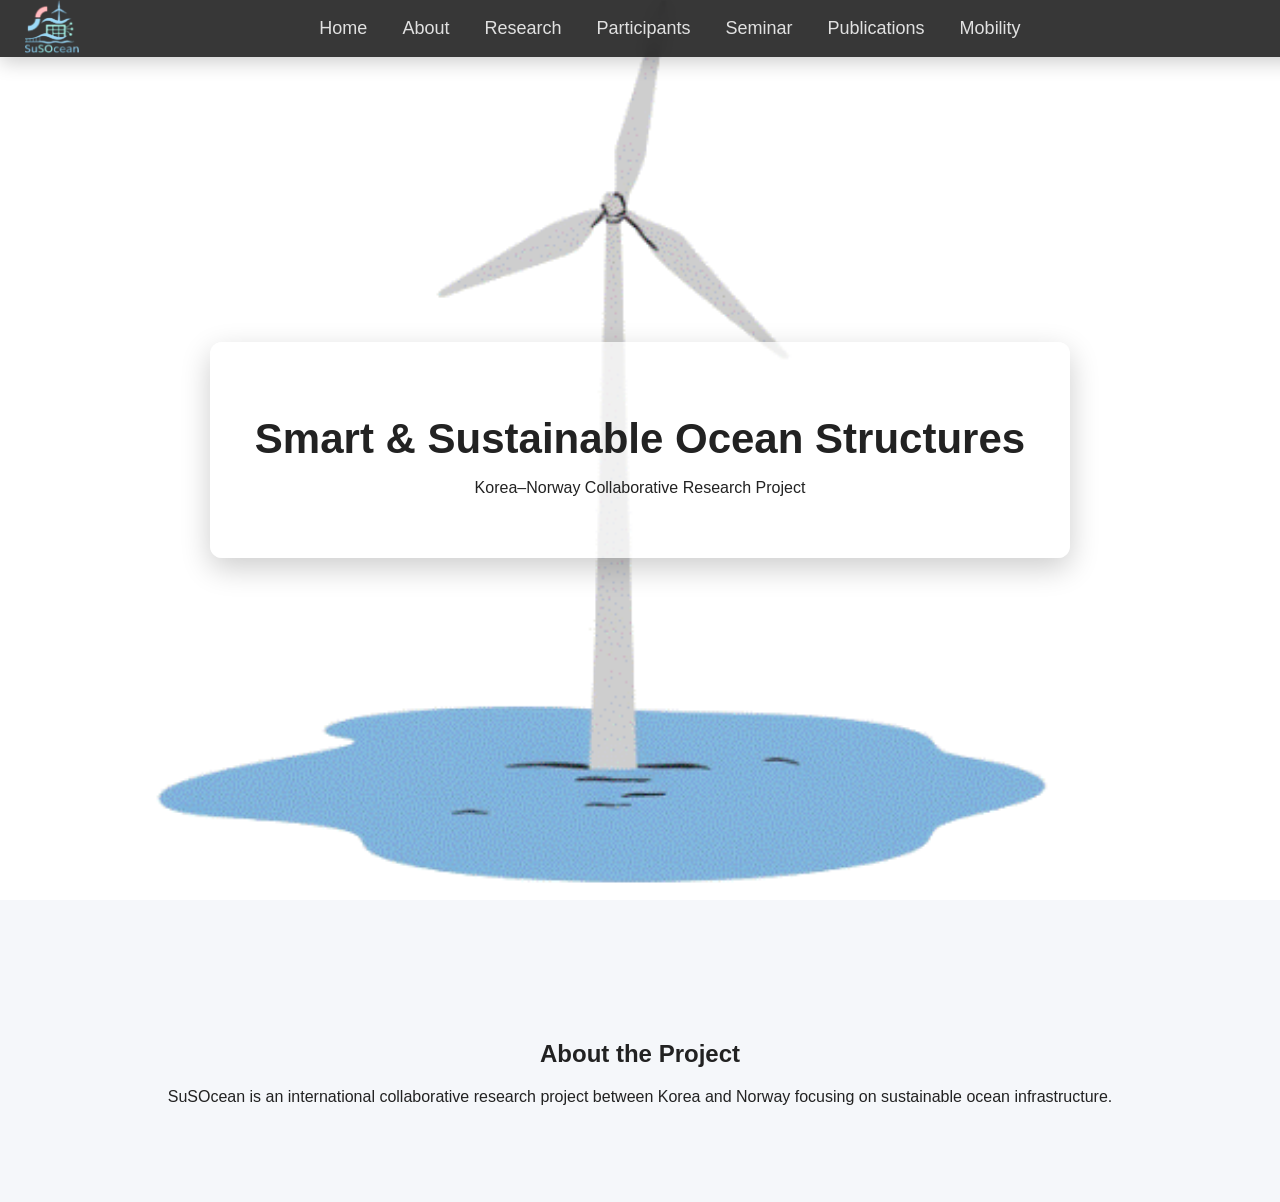
<file: index.html>
<!DOCTYPE html>
<html>
<head>
<meta charset="UTF-8">
<title>SuSOcean</title>
<link rel="stylesheet" href="style.css">
</head>

<body>

<nav>
<div class="logo">
<a href="./index.html">
<img src="./logo.png" alt="logo">
</a>
</div>

<div class="menu">
<a href="./index.html">Home</a>
<a href="./about.html">About</a>
<a href="./research.html">Research</a>
<a href="./participants.html">Participants</a>
<a href="./seminar.html">Seminar</a>
<a href="./publications.html">Publications</a>
<a href="./Mobility.html">Mobility</a>
</div>
</nav>

<header class="hero">
<div class="overlay">
<h1>Smart & Sustainable Ocean Structures</h1>
<p>Korea–Norway Collaborative Research Project</p>
</div>
</header>

<section class="reveal">
<h2>About the Project</h2>

<p>
SuSOcean is an international collaborative research project 
between Korea and Norway focusing on sustainable ocean infrastructure.
</p>

</section>

<script>
window.addEventListener('scroll', function() {
    document.querySelectorAll('.reveal').forEach(el=>{
        if(el.getBoundingClientRect().top < window.innerHeight - 100){
            el.classList.add('active');
        }
    });
});
</script>

</body>
</html>
</file>
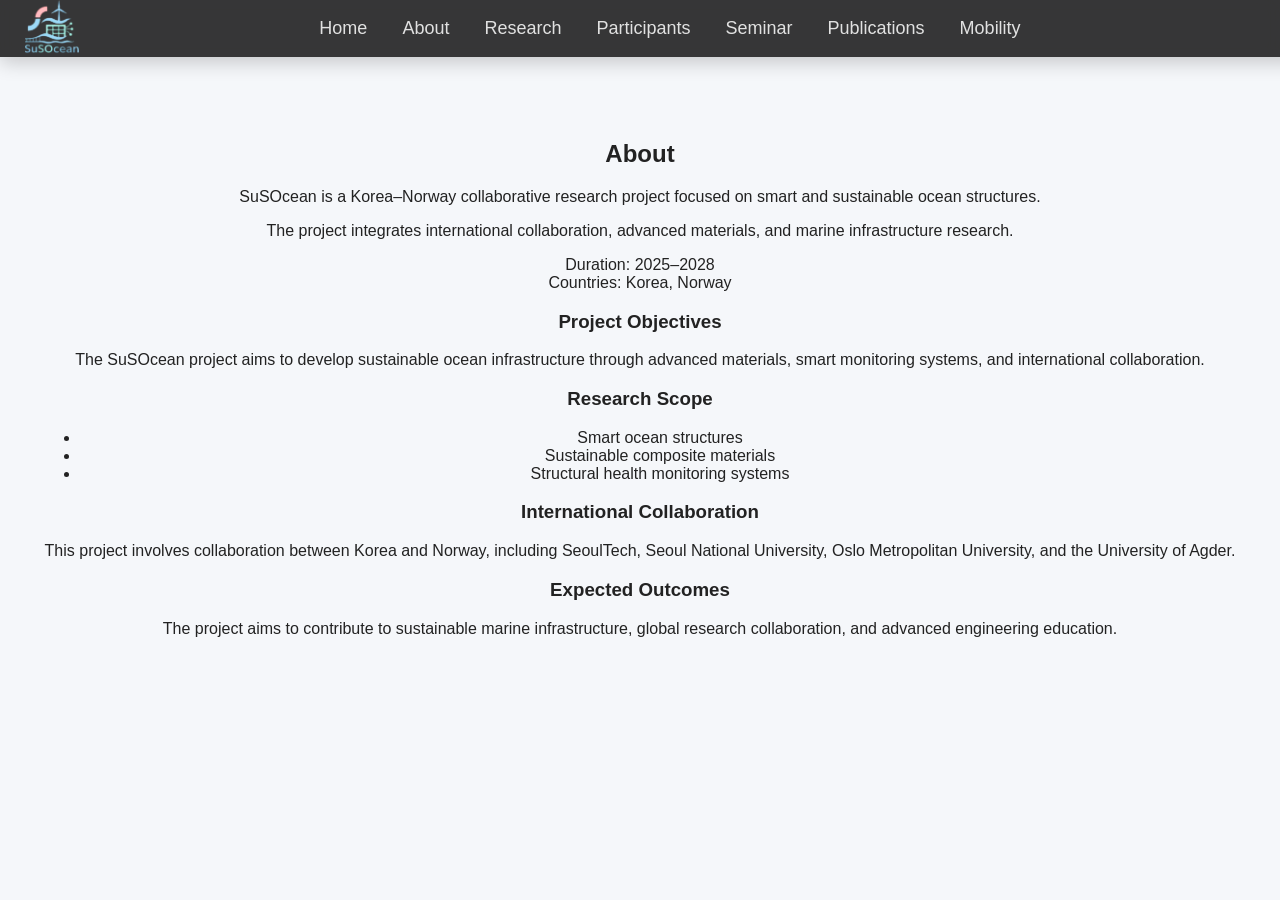
<file: about.html>
<!DOCTYPE html>
<html>
<head>
<meta charset="UTF-8">
<title>About</title>
<link rel="stylesheet" href="style.css">
</head>

<body>

<nav>
<div class="logo">
<a href="./index.html">
<img src="./logo.png" alt="logo">
</a>
</div>

<div class="menu">
<a href="./index.html">Home</a>
<a href="./about.html">About</a>
<a href="./research.html">Research</a>
<a href="./participants.html">Participants</a>
<a href="./seminar.html">Seminar</a>
<a href="./publications.html">Publications</a>
<a href="./Mobility.html">Mobility</a>
</div>
</nav>

<section class="reveal">
<h2>About</h2>

<p>
SuSOcean is a Korea–Norway collaborative research project 
focused on smart and sustainable ocean structures.
</p>

<p>
The project integrates international collaboration, advanced materials,
and marine infrastructure research.
</p>

<p>
Duration: 2025–2028<br>
Countries: Korea, Norway
</p>

<h3>Project Objectives</h3>

<p>
The SuSOcean project aims to develop sustainable ocean infrastructure 
through advanced materials, smart monitoring systems, and international collaboration.
</p>

<h3>Research Scope</h3>

<ul>
<li>Smart ocean structures</li>
<li>Sustainable composite materials</li>
<li>Structural health monitoring systems</li>
</ul>
<h3>International Collaboration</h3>
<p>
This project involves collaboration between Korea and Norway, including 
SeoulTech, Seoul National University, Oslo Metropolitan University, 
and the University of Agder.
</p>

<h3>Expected Outcomes</h3>
<p>
The project aims to contribute to sustainable marine infrastructure, 
global research collaboration, and advanced engineering education.
</p>
    
</section>

<script>
function revealCheck() {
    document.querySelectorAll('.reveal').forEach(el => {
        if (el.getBoundingClientRect().top < window.innerHeight) {
            el.classList.add('active');
        }
    });
}
window.addEventListener('scroll', revealCheck);
revealCheck();
</script>

</body>
</html>
</file>
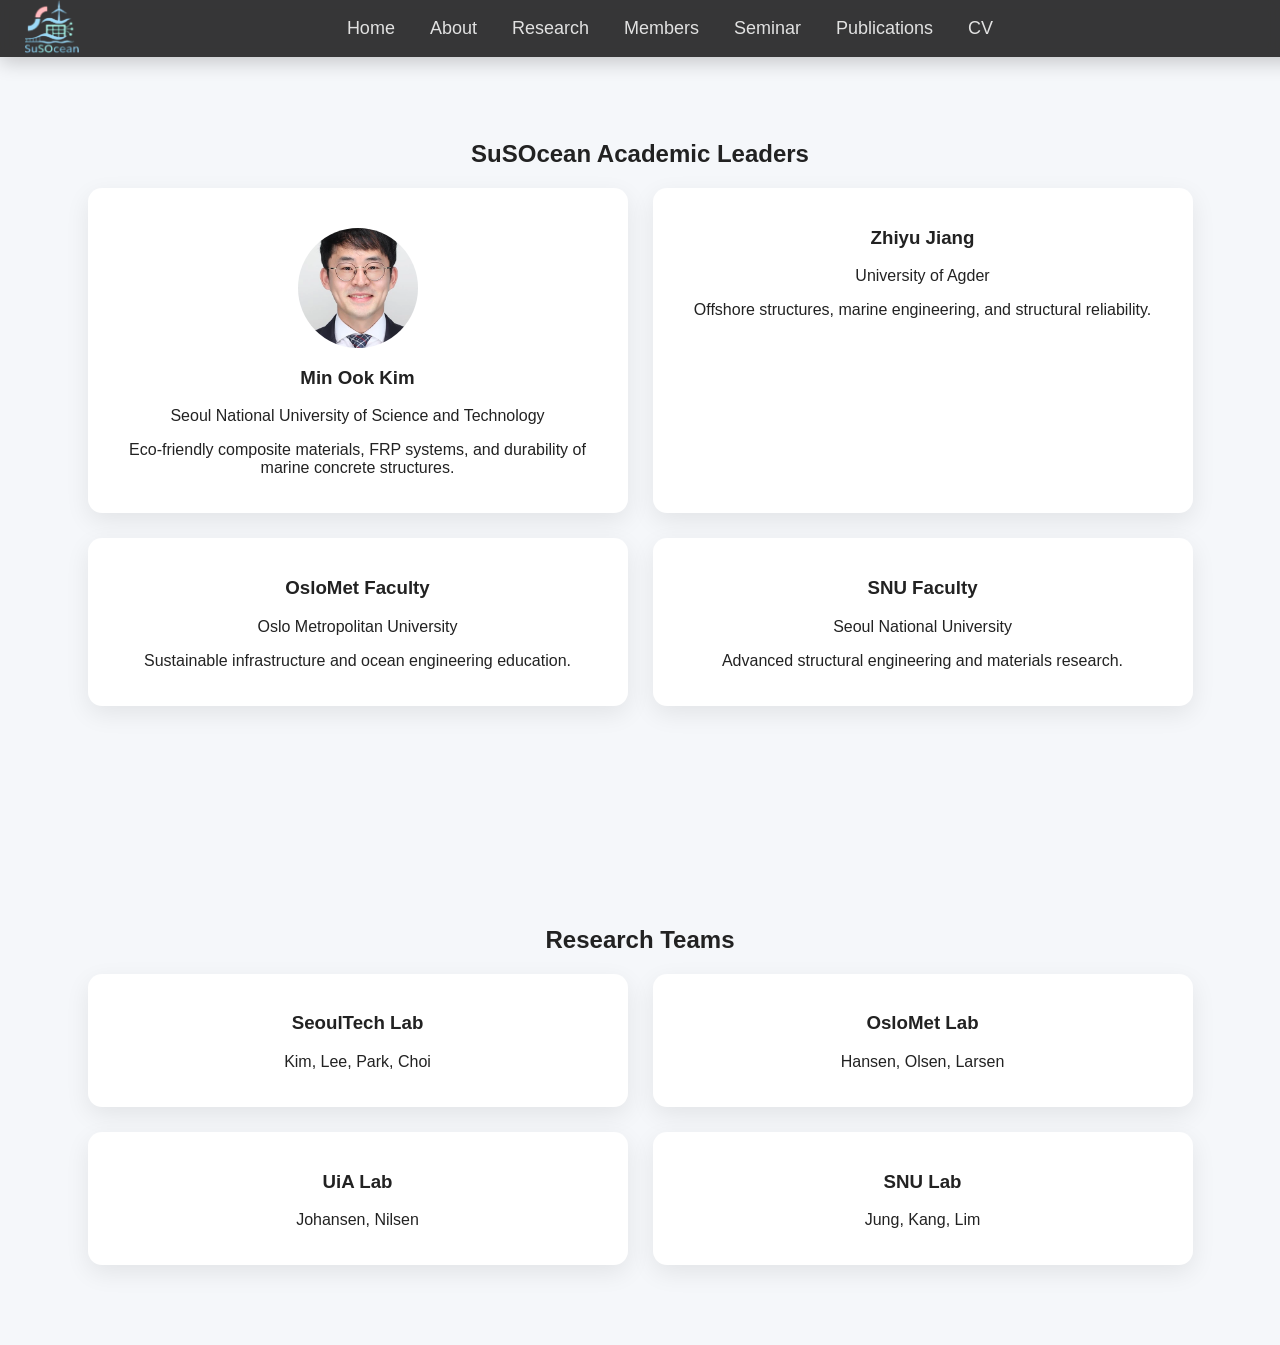
<file: members.html>
<!DOCTYPE html>
<html>
<head>
<meta charset="UTF-8">
<title>Participate</title>
<link rel="stylesheet" href="style.css">
</head>

<body>

<nav>
<div class="logo">
<a href="./index.html">
<img src="./logo.png">
</a>
</div>

<div class="menu">
<a href="./index.html">Home</a>
<a href="./about.html">About</a>
<a href="./research.html">Research</a>
<a href="./members.html">Members</a>
<a href="./seminar.html">Seminar</a>
<a href="./publications.html">Publications</a>
<a href="./cv.html" class="cv-btn">CV</a>
</div>
</nav>

<!-- 교수 -->
<section class="reveal">
<h2>SuSOcean Academic Leaders</h2>

<div class="cards">

<div class="card">
<img src="./professor.jpg">
<h3>Min Ook Kim</h3>
<p>Seoul National University of Science and Technology</p>
<p>
Eco-friendly composite materials, FRP systems, and 
durability of marine concrete structures.
</p>
</div>

<div class="card">
<h3>Zhiyu Jiang</h3>
<p>University of Agder</p>
<p>
Offshore structures, marine engineering, and 
structural reliability.
</p>
</div>

<div class="card">
<h3>OsloMet Faculty</h3>
<p>Oslo Metropolitan University</p>
<p>
Sustainable infrastructure and ocean engineering education.
</p>
</div>

<div class="card">
<h3>SNU Faculty</h3>
<p>Seoul National University</p>
<p>
Advanced structural engineering and materials research.
</p>
</div>

</div>
</section>

<!-- 연구진 -->
<section class="reveal">
<h2>Research Teams</h2>

<div class="cards">

<div class="card">
<h3>SeoulTech Lab</h3>
<p>Kim, Lee, Park, Choi</p>
</div>

<div class="card">
<h3>OsloMet Lab</h3>
<p>Hansen, Olsen, Larsen</p>
</div>

<div class="card">
<h3>UiA Lab</h3>
<p>Johansen, Nilsen</p>
</div>

<div class="card">
<h3>SNU Lab</h3>
<p>Jung, Kang, Lim</p>
</div>

</div>
</section>

<script>
function revealCheck() {
    document.querySelectorAll('.reveal').forEach(el => {
        if (el.getBoundingClientRect().top < window.innerHeight) {
            el.classList.add('active');
        }
    });
}
window.addEventListener('scroll', revealCheck);
revealCheck();
</script>

</body>
</html>
</file>
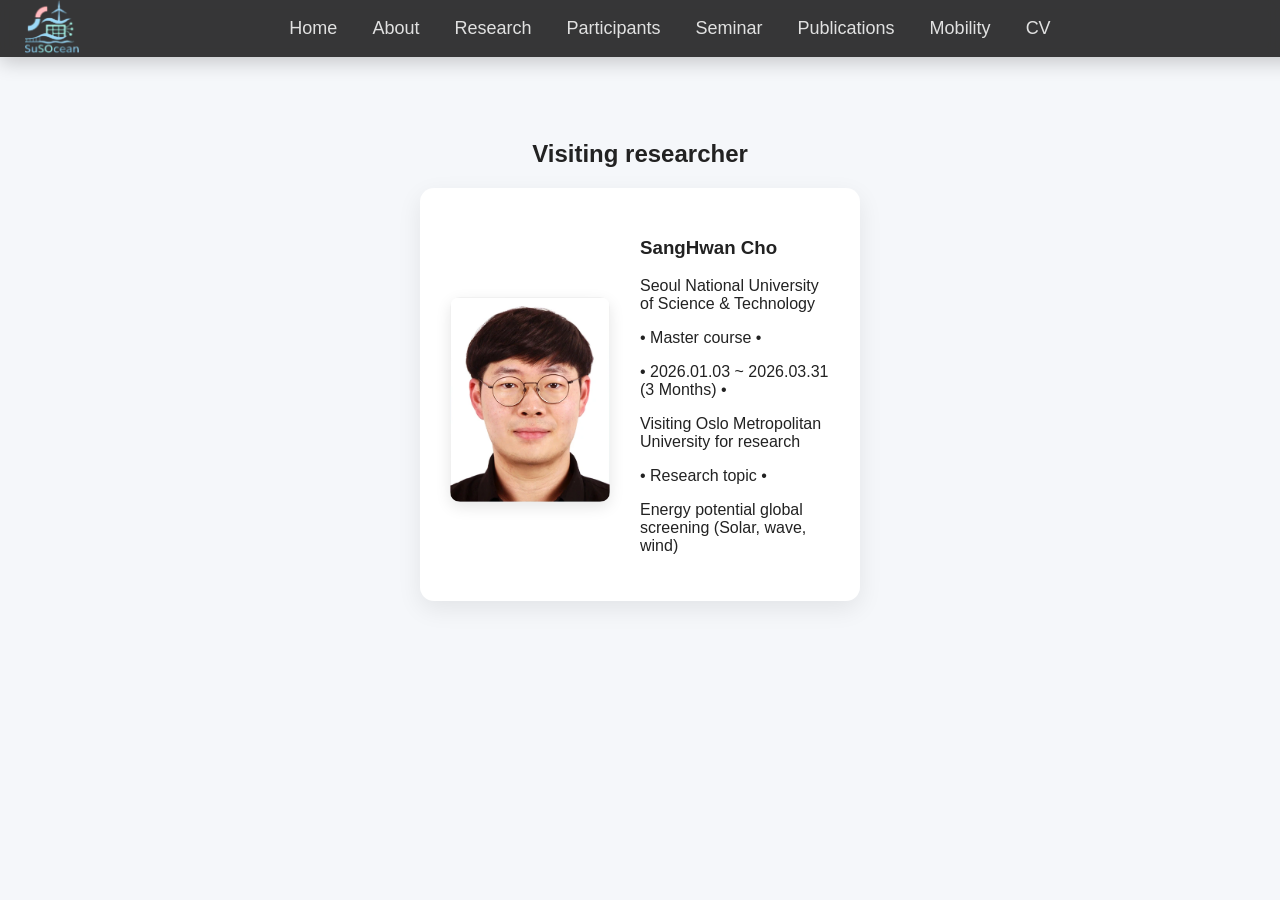
<file: Mobility.html>
<!DOCTYPE html>
<html>
<head>
<meta charset="UTF-8">
<title>Participants</title>
<link rel="stylesheet" href="style.css">
</head>

<body>

<nav>
<div class="logo">
<a href="./index.html">
<img src="./logo.png">
</a>
</div>

<div class="menu">
<a href="./index.html">Home</a>
<a href="./about.html">About</a>
<a href="./research.html">Research</a>
<a href="./participants.html">Participants</a>
<a href="./seminar.html">Seminar</a>
<a href="./publications.html">Publications</a>
<a href="./Mobility.html">Mobility</a>
<a href="./cv.html" class="cv-btn">CV</a>
</div>
</nav>

<!-- 파견학생 -->
<section class="reveal">
  <h2>Visiting researcher</h2>

  <div class="cards">
    
    <div class="card wide-card profile-card">

      <div class="profile-left">
        <img src="./cho_sanghwan.jpg" alt="SangHwan Cho">
      </div>

      <div class="profile-right">
        <h3>SangHwan Cho</h3>
        <p>Seoul National University of Science & Technology</p>
        <p>• Master course •</p>
        <p>• 2026.01.03 ~ 2026.03.31 (3 Months) •</p>
        <p>Visiting Oslo Metropolitan University for research</p>
        <p>• Research topic •</p>
        <p>Energy potential global screening (Solar, wave, wind)</p>
      </div>

    </div>

  </div>
</section>

<script>
function revealCheck() {
    document.querySelectorAll('.reveal').forEach(el => {
        if (el.getBoundingClientRect().top < window.innerHeight) {
            el.classList.add('active');
        }
    });
}
window.addEventListener('scroll', revealCheck);
revealCheck();
</script>

</body>
</html>
</file>
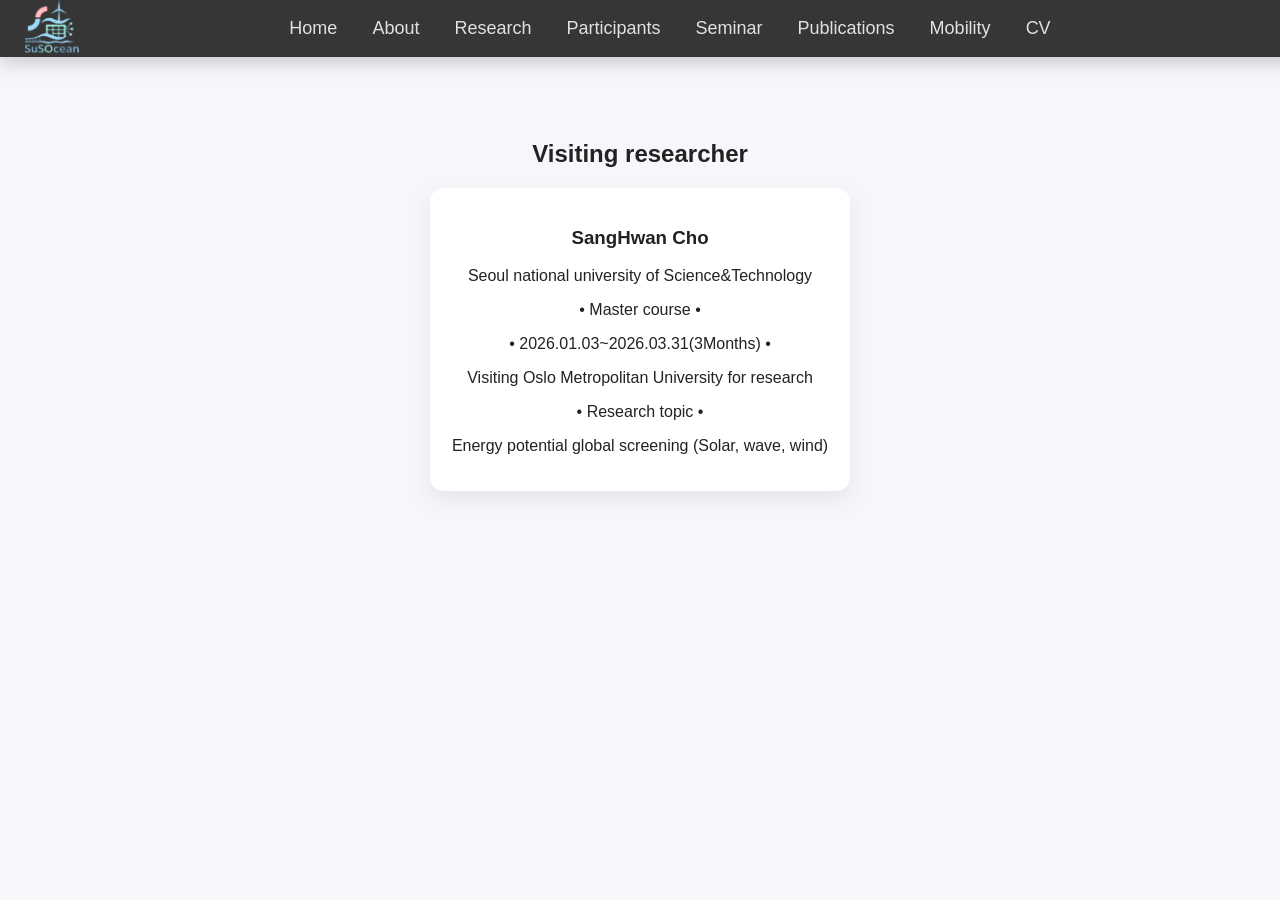
<file: Navbarmobility.html>
<!DOCTYPE html>
<html>
<head>
<meta charset="UTF-8">
<title>Participants</title>
<link rel="stylesheet" href="style.css">
</head>

<body>

<nav>
<div class="logo">
<a href="./index.html">
<img src="./logo.png">
</a>
</div>

<div class="menu">
<a href="./index.html">Home</a>
<a href="./about.html">About</a>
<a href="./research.html">Research</a>
<a href="./participants.html">Participants</a>
<a href="./seminar.html">Seminar</a>
<a href="./publications.html">Publications</a>
<a href="./Mobility.html">Mobility</a>
<a href="./cv.html" class="cv-btn">CV</a>
</div>
</nav>

<!-- 파견학생 -->
<section class="reveal">
  <h2>Visiting researcher</h2>
  <div class="cards">
    <div class="card wide-card">
      <h3>SangHwan Cho</h3>
      <p>Seoul national university of Science&Technology</p>
      <p>• Master course •</p>
      <p>• 2026.01.03~2026.03.31(3Months) •</p>
      <p> Visiting Oslo Metropolitan University for research </p>
      <p>• Research topic •</p>
      <p> Energy potential global screening (Solar, wave, wind) </p>
    </div>
      
  </div>
</section>

<script>
function revealCheck() {
    document.querySelectorAll('.reveal').forEach(el => {
        if (el.getBoundingClientRect().top < window.innerHeight) {
            el.classList.add('active');
        }
    });
}
window.addEventListener('scroll', revealCheck);
revealCheck();
</script>

</body>
</html>
</file>
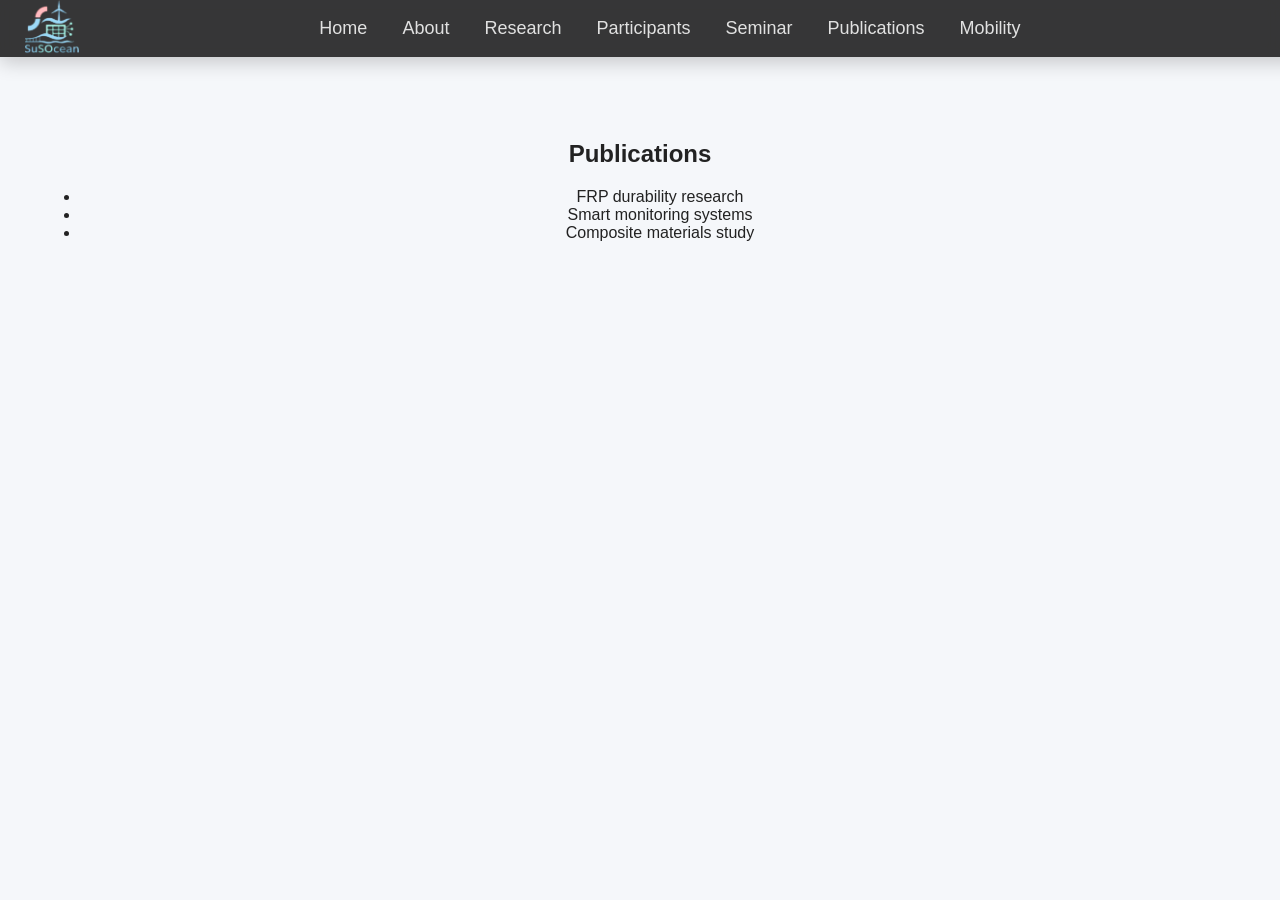
<file: publications.html>
<!DOCTYPE html>
<html>
<head>
<meta charset="UTF-8">
<title>Publications</title>
<link rel="stylesheet" href="style.css">
</head>

<body>

<nav>
<div class="logo">
<a href="./index.html">
<img src="./logo.png">
</a>
</div>

<div class="menu">
<a href="./index.html">Home</a>
<a href="./about.html">About</a>
<a href="./research.html">Research</a>
<a href="./participants.html">Participants</a>
<a href="./seminar.html">Seminar</a>
<a href="./publications.html">Publications</a>
<a href="./Mobility.html">Mobility</a>
</div>
</nav>

<section class="reveal">
<h2>Publications</h2>

<ul>
<li>FRP durability research</li>
<li>Smart monitoring systems</li>
<li>Composite materials study</li>
</ul>

</section>

<script>
function revealCheck() {
    document.querySelectorAll('.reveal').forEach(el => {
        if (el.getBoundingClientRect().top < window.innerHeight) {
            el.classList.add('active');
        }
    });
}
window.addEventListener('scroll', revealCheck);
revealCheck();
</script>

</body>
</html>
</file>
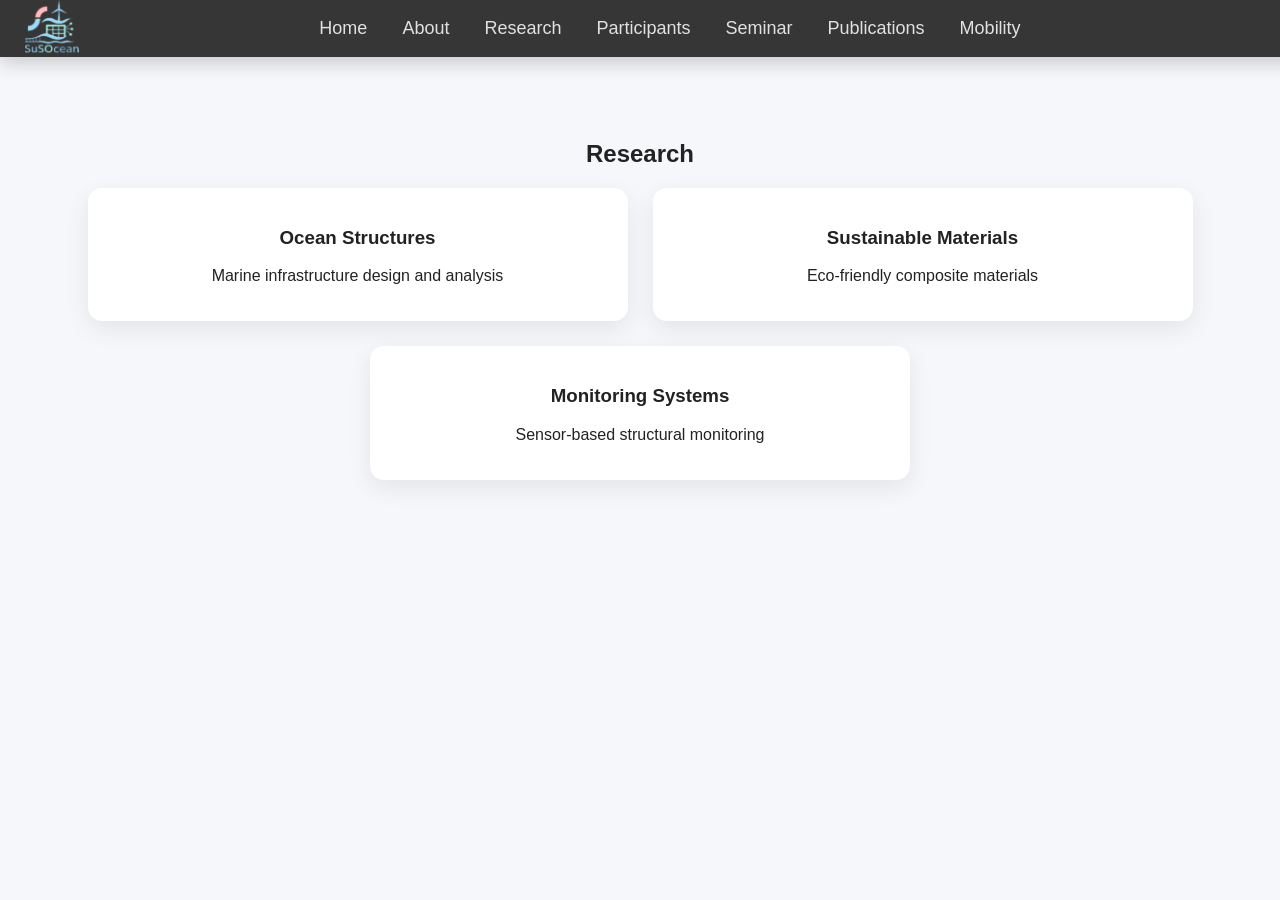
<file: research.html>
<!DOCTYPE html>
<html>
<head>
<meta charset="UTF-8">
<title>Research</title>
<link rel="stylesheet" href="style.css">
</head>

<body>

<nav>
<div class="logo">
<a href="./index.html">
<img src="./logo.png">
</a>
</div>

<div class="menu">
<a href="./index.html">Home</a>
<a href="./about.html">About</a>
<a href="./research.html">Research</a>
<a href="./participants.html">Participants</a>
<a href="./seminar.html">Seminar</a>
<a href="./publications.html">Publications</a>
<a href="./Mobility.html">Mobility</a>
</div>
</nav>

<section class="reveal">
<h2>Research</h2>

<div class="cards">

<div class="card">
<h3>Ocean Structures</h3>
<p>Marine infrastructure design and analysis</p>
</div>

<div class="card">
<h3>Sustainable Materials</h3>
<p>Eco-friendly composite materials</p>
</div>

<div class="card">
<h3>Monitoring Systems</h3>
<p>Sensor-based structural monitoring</p>
</div>

</div>

</section>

<script>
function revealCheck() {
    document.querySelectorAll('.reveal').forEach(el => {
        if (el.getBoundingClientRect().top < window.innerHeight) {
            el.classList.add('active');
        }
    });
}
window.addEventListener('scroll', revealCheck);
revealCheck();
</script>

</body>
</html>
</file>
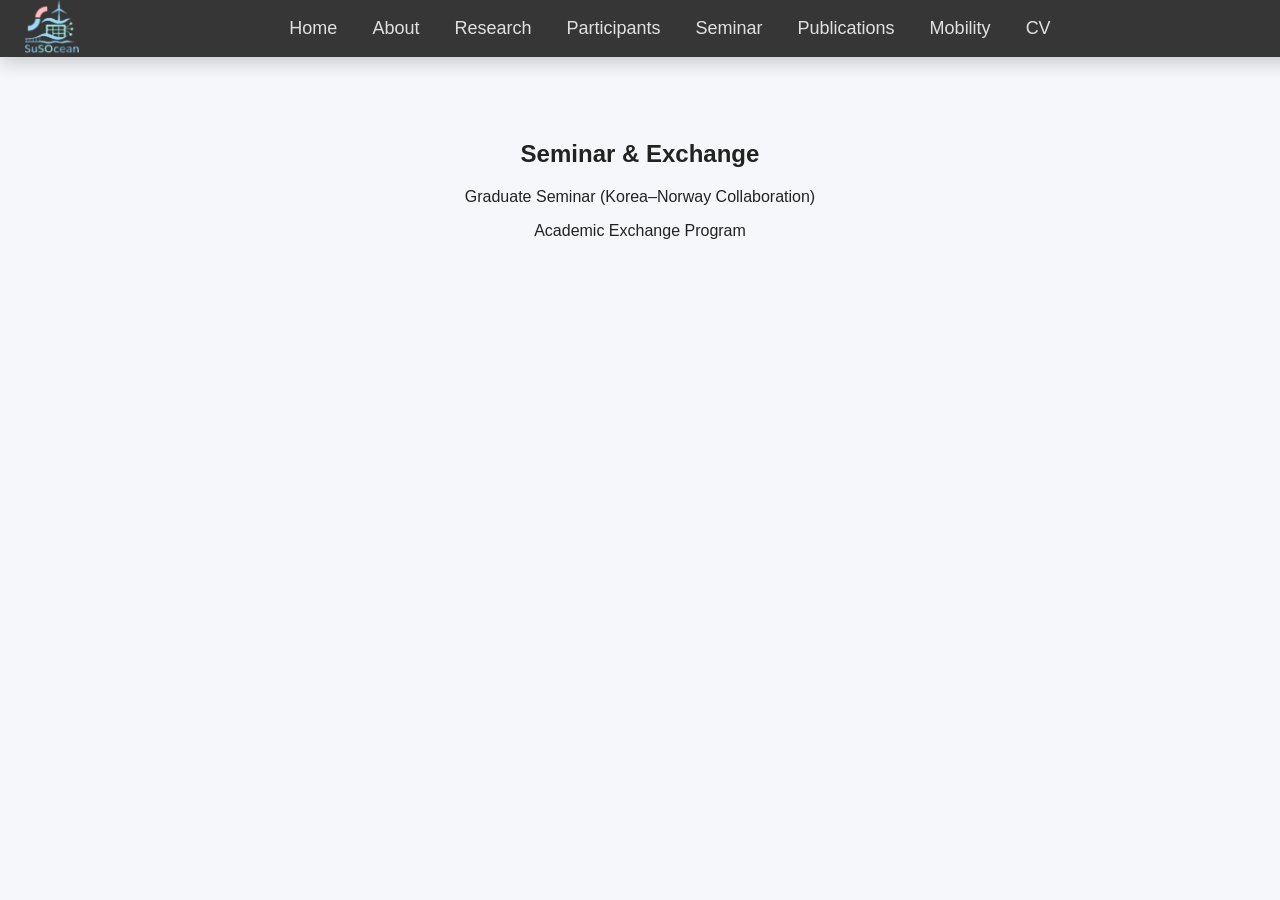
<file: seminar.html>
<!DOCTYPE html>
<html>
<head>
<meta charset="UTF-8">
<title>Seminar</title>
<link rel="stylesheet" href="style.css">
</head>

<body>

<nav>
<div class="logo">
<a href="./index.html">
<img src="./logo.png">
</a>
</div>

<div class="menu">
<a href="./index.html">Home</a>
<a href="./about.html">About</a>
<a href="./research.html">Research</a>
<a href="./participants.html">Participants</a>
<a href="./seminar.html">Seminar</a>
<a href="./publications.html">Publications</a>
<a href="./Mobility.html">Mobility</a>
<a href="./cv.html" class="cv-btn">CV</a>
</div>
</nav>

<section class="reveal">
<h2>Seminar & Exchange</h2>

<p>Graduate Seminar (Korea–Norway Collaboration)</p>
<p>Academic Exchange Program</p>

</section>

<script>
function revealCheck() {
    document.querySelectorAll('.reveal').forEach(el => {
        if (el.getBoundingClientRect().top < window.innerHeight) {
            el.classList.add('active');
        }
    });
}
window.addEventListener('scroll', revealCheck);
revealCheck();
</script>

</body>
</html>
</file>
<file: style.css>
body {
    margin: 0;
    font-family: 'Segoe UI', Arial, sans-serif;
    background: #f5f7fa;
    color: #222;
}
/* NAV */
nav {
    position: fixed;
    top: 0;
    width: 100%;
    display: flex;
    justify-content: center;
    align-items: center;
    padding: 18px 30px;
    background: rgba(20, 20, 20, 0.85);
    backdrop-filter: blur(10px);
    box-shadow: 0 5px 20px rgba(0,0,0,0.2);
    z-index: 1000;
}
.logo {
    position: absolute;
    left: 25px;
}
.logo img {
    height: 55px;
    object-fit: contain;
    transition: 0.3s;
    filter: brightness(1.2);
}
.logo img:hover {
    transform: scale(1.05);
}
/* MENU */
.menu {
    display: flex;
    gap: 35px;
}
.menu a {
    color: white;
    text-decoration: none;
    font-weight: 500;
    position: relative;
    transition: 0.3s;
    font-size: 18px;
    opacity: 0.85;
}
.menu a:hover {
    opacity: 1;
}
/* underline animation */
.menu a::after {
    content:"";
    position:absolute;
    left:0;
    bottom:-8px;
    width:0;
    height:2px;
    background:#00c3ff;
    transition:0.3s;
}
.menu a:hover::after {
    width:100%;
}
/* HERO */
.hero {
    height:100vh;
    background:url('./hero.png') center/cover no-repeat;
    display:flex;
    align-items:center;
    justify-content:center;
}
.overlay {
    background:rgba(255,255,255,0.7);
    padding:45px;
    border-radius:12px;
    text-align:center;
    box-shadow:0 10px 30px rgba(0,0,0,0.2);
}
.overlay h1 {
    font-size:42px;
    margin-bottom:10px;
}
/* SECTION */
section {
    padding:120px 20px 80px;
    text-align:center;
    max-width:1200px;
    margin:auto;
}
/* CARD GRID */
.cards {
    display:flex;
    justify-content:center;
    gap:25px;
    flex-wrap:wrap;
}
/* a 태그 레이아웃 영향 제거 + 색상 초기화 */
.cards a {
    display: contents;
}
.cards a * {
    color: #222;
}
/* CARD */
.card {
    width: 500px;
    padding:20px;
    border-radius:14px;
    background:white;
    box-shadow:0 8px 25px rgba(0,0,0,0.08);
    transition:0.3s;
    overflow:hidden;
}
/*Wide-card*/
.wide-card {
    width: 380px;
    text-align: center;
}
.card:hover {
    transform:translateY(-8px);
    box-shadow: 0 15px 35px rgba(0,0,0,0.15);
}
/* IMAGE */
.card img {
    width:120px;
    height:120px;
    object-fit:cover;
    border-radius:50%;
    margin: 20px auto 10px;
    display: block;
}
/* SCROLL ANIMATION */
.reveal {
    opacity:0;
    transform:translateY(40px);
    transition:1s;
}
.reveal.active {
    opacity:1;
    transform:translateY(0);
}
.member-img {
  width: 150px;
  border-radius: 10px;
  margin-bottom: 10px;
}
/* ===== 프로필 카드 레이아웃 (Mobility용) ===== */
.profile-card {
    display: flex;
    align-items: center;
    gap: 30px;
    text-align: left;
    padding: 30px;
}
/* 왼쪽 사진 */
.profile-left img {
    width: 160px;
    height: auto;
    border-radius: 10px;
    object-fit: contain;
    box-shadow: 0 5px 15px rgba(0,0,0,0.1);
}
/* 오른쪽 텍스트 */
.profile-right {
    flex: 1;
}
a {
    text-decoration: none;
    color: inherit;
}
.card {
    cursor: pointer;
}
</file>
